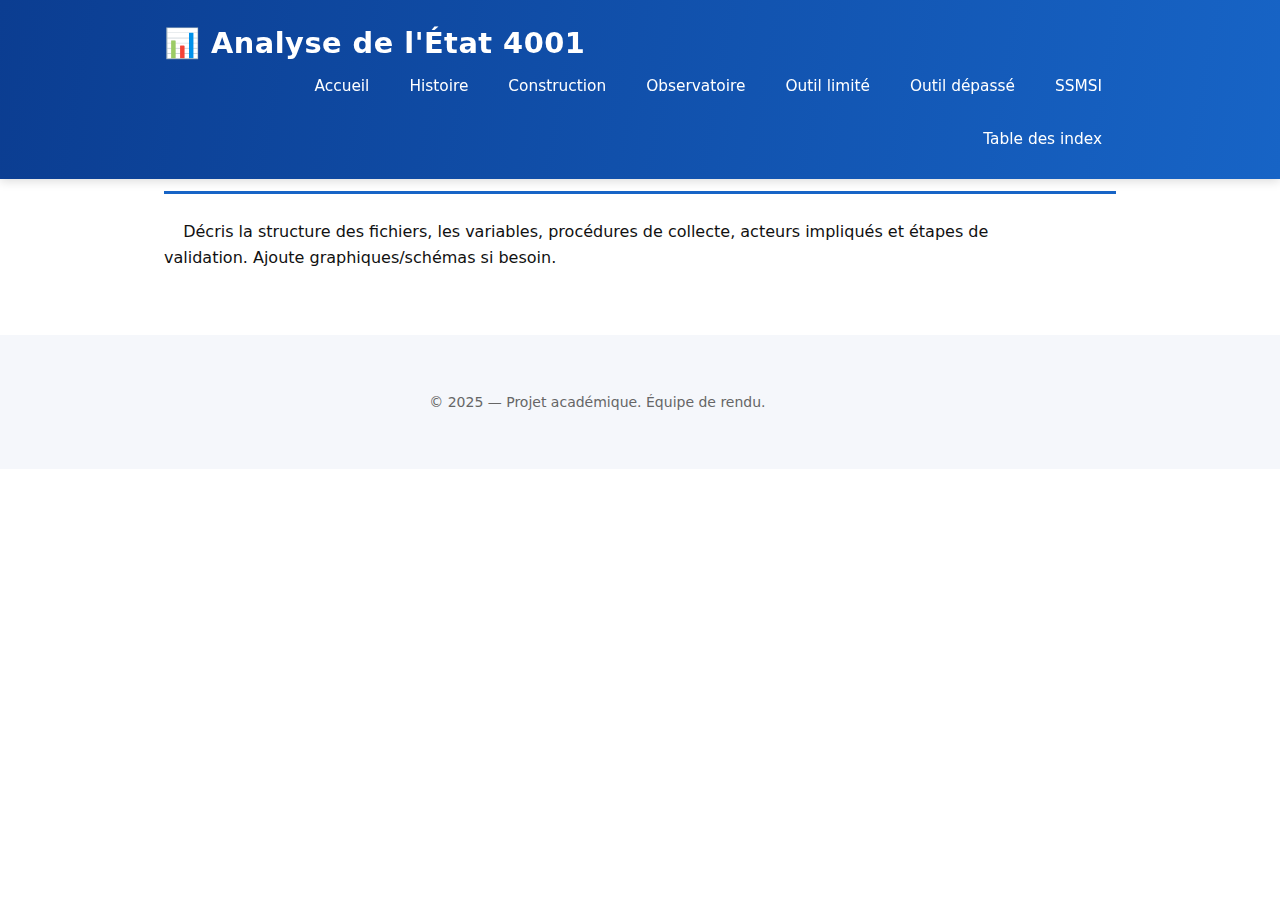
<file: construction.html>
<!doctype html>
<html lang="fr">
<head>
  <meta charset="utf-8" />
  <meta name="viewport" content="width=device-width, initial-scale=1" />
  <title>Construction — Analyse de l'État 4001</title>
  <link rel="stylesheet" href="style.css" />
</head>
<body>
  <header class="site-header">
    <div class="container">
      <h1>Analyse de l'État 4001</h1>
      <nav>
        <a href="index.html">Accueil</a>
        <a href="histoire.html">Histoire</a>
        <a href="construction.html">Construction</a>
        <a href="observatoire.html">Observatoire</a>
        <a href="limites.html">Outil limité</a>
        <a href="depasse.html">Outil dépassé</a>
        <a href="ssmsi.html">SSMSI</a>
        <a href="table-index.html">Table des index</a>
      </nav>
    </div>
  </header>
  <main class="container">
    <h2>Comment la base de données est-elle construite ?</h2>
    <p>Décris la structure des fichiers, les variables, procédures de collecte, acteurs impliqués et étapes de validation. Ajoute graphiques/schémas si besoin.</p>
  </main>
  <footer class="site-footer">
    <div class="container">
      <p>&copy; 2025 — Projet académique. Équipe de rendu.</p>
    </div>
  </footer>
</body>
</html>
</file>
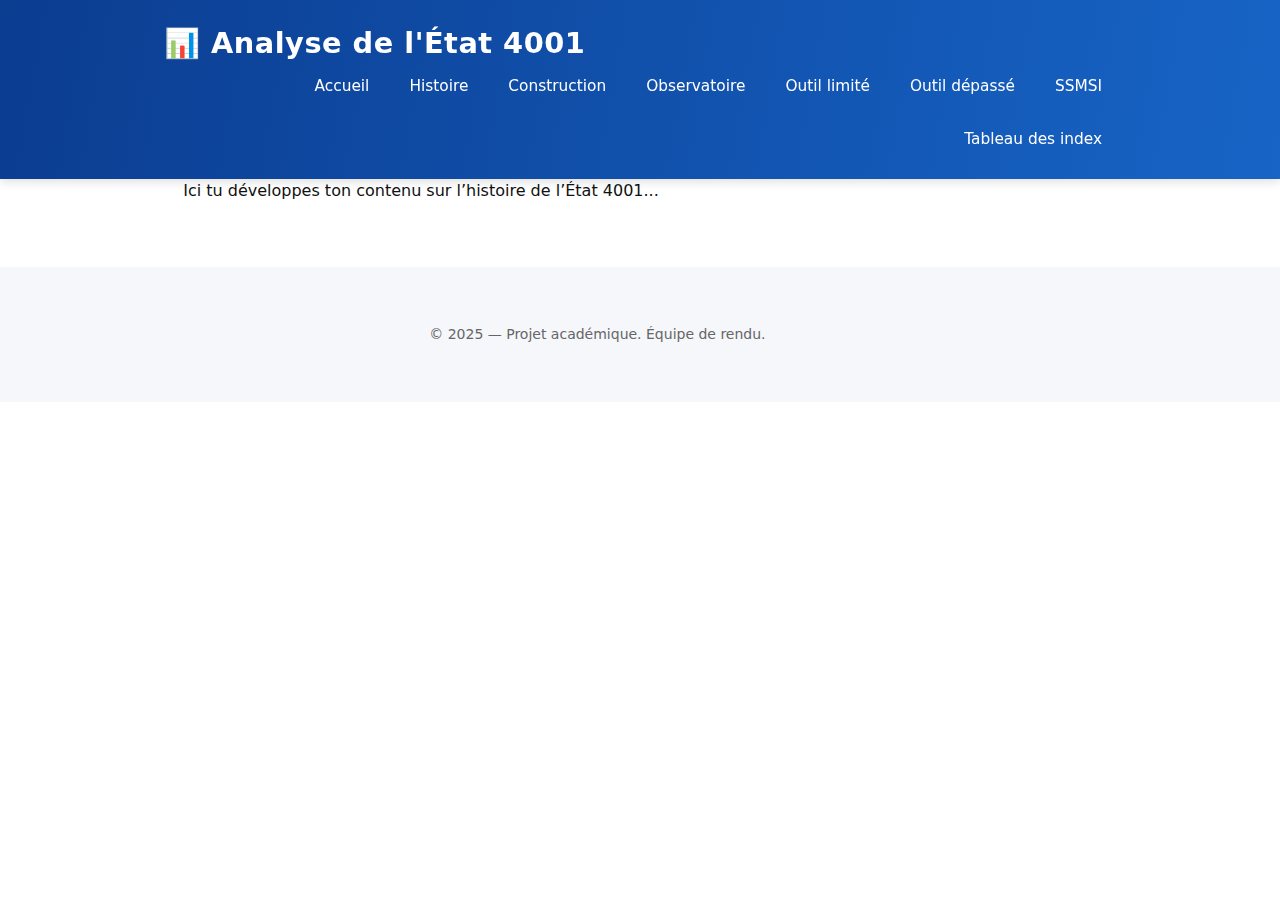
<file: histoire_Version5.html>
<!doctype html>
<html lang="fr">
<head>
  <meta charset="utf-8" />
  <meta name="viewport" content="width=device-width, initial-scale=1" />
  <title>Histoire — Analyse de l'État 4001</title>
  <link rel="stylesheet" href="style.css" />
</head>
<body>
  <header class="site-header">
    <div class="container">
      <h1>Analyse de l'État 4001</h1>
      <nav>
        <a href="index.html">Accueil</a>
        <a href="histoire.html">Histoire</a>
        <a href="construction.html">Construction</a>
        <a href="observatoire.html">Observatoire</a>
        <a href="limites.html">Outil limité</a>
        <a href="depasse.html">Outil dépassé</a>
        <a href="ssmsi.html">SSMSI</a>
        <a href="table-index.html">Tableau des index</a>
      </nav>
    </div>
  </header>
  <main class="container">
    <h2>Histoire de la base de données</h2>
    <p>Ici tu développes ton contenu sur l’histoire de l’État 4001...</p>
  </main>
  <footer class="site-footer">
    <div class="container">
      <p>&copy; 2025 — Projet académique. Équipe de rendu.</p>
    </div>
  </footer>
</body>
</html>
</file>
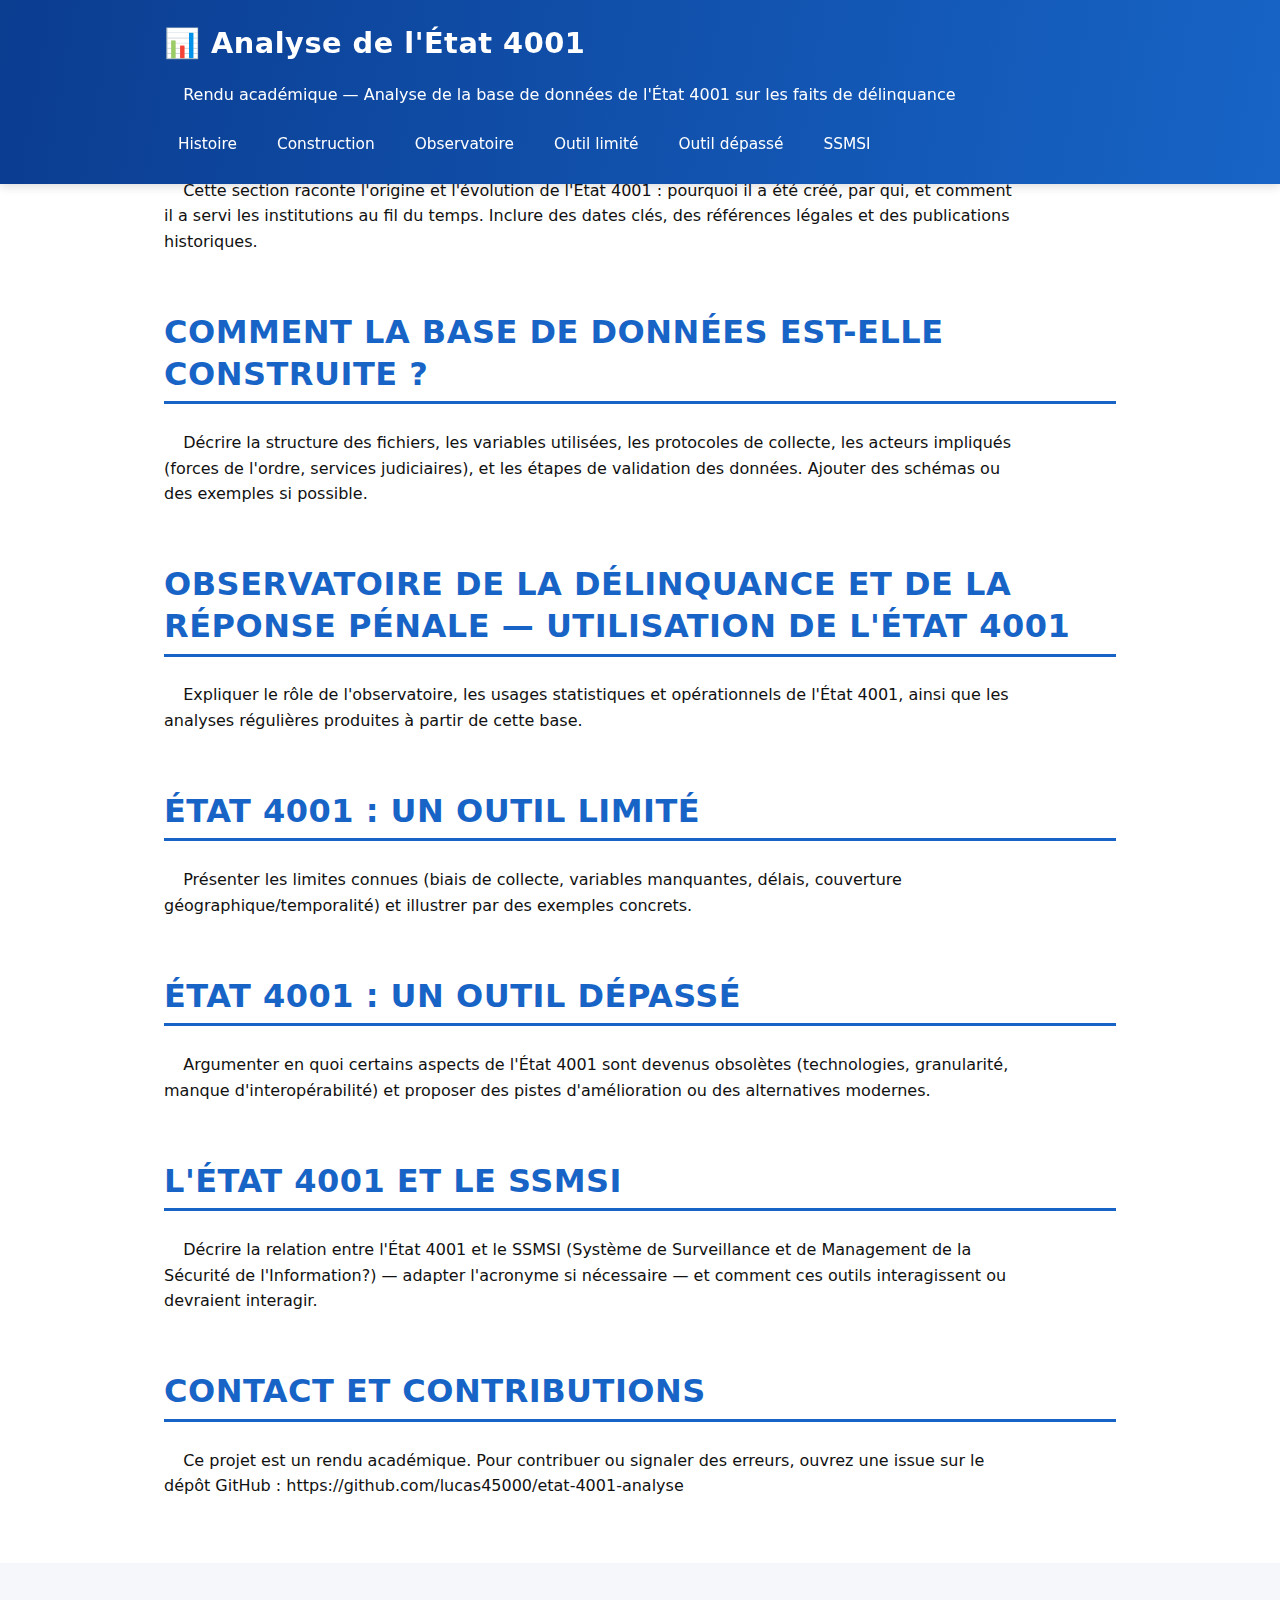
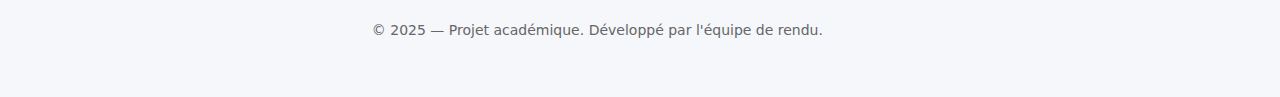
<file: index_Version1.html>
<!doctype html>
<html lang="fr">
<head>
  <meta charset="utf-8" />
  <meta name="viewport" content="width=device-width, initial-scale=1" />
  <title>Analyse de l'État 4001 — Délinquance</title>
  <link rel="stylesheet" href="style.css" />
</head>
<body>
  <header class="site-header">
    <div class="container">
      <h1>Analyse de l'État 4001</h1>
      <p class="tagline">Rendu académique — Analyse de la base de données de l'État 4001 sur les faits de délinquance</p>
      <nav>
        <a href="#histoire">Histoire</a>
        <a href="#construction">Construction</a>
        <a href="#observatoire">Observatoire</a>
        <a href="#limites">Outil limité</a>
        <a href="#depassé">Outil dépassé</a>
        <a href="#ssmsi">SSMSI</a>
      </nav>
    </div>
  </header>

  <main class="container">
    <section id="histoire">
      <h2>Histoire de la base de données</h2>
      <p>Cette section raconte l'origine et l'évolution de l'État 4001 : pourquoi il a été créé, par qui, et comment il a servi les institutions au fil du temps. Inclure des dates clés, des références légales et des publications historiques.</p>
    </section>

    <section id="construction">
      <h2>Comment la base de données est-elle construite ?</h2>
      <p>Décrire la structure des fichiers, les variables utilisées, les protocoles de collecte, les acteurs impliqués (forces de l'ordre, services judiciaires), et les étapes de validation des données. Ajouter des schémas ou des exemples si possible.</p>
    </section>

    <section id="observatoire">
      <h2>Observatoire de la délinquance et de la réponse pénale — utilisation de l'État 4001</h2>
      <p>Expliquer le rôle de l'observatoire, les usages statistiques et opérationnels de l'État 4001, ainsi que les analyses régulières produites à partir de cette base.</p>
    </section>

    <section id="limites">
      <h2>État 4001 : un outil limité</h2>
      <p>Présenter les limites connues (biais de collecte, variables manquantes, délais, couverture géographique/temporalité) et illustrer par des exemples concrets.</p>
    </section>

    <section id="depassé">
      <h2>État 4001 : un outil dépassé</h2>
      <p>Argumenter en quoi certains aspects de l'État 4001 sont devenus obsolètes (technologies, granularité, manque d'interopérabilité) et proposer des pistes d'amélioration ou des alternatives modernes.</p>
    </section>

    <section id="ssmsi">
      <h2>L'État 4001 et le SSMSI</h2>
      <p>Décrire la relation entre l'État 4001 et le SSMSI (Système de Surveillance et de Management de la Sécurité de l'Information?) — adapter l'acronyme si nécessaire — et comment ces outils interagissent ou devraient interagir.</p>
    </section>

    <section id="contact">
      <h2>Contact et contributions</h2>
      <p>Ce projet est un rendu académique. Pour contribuer ou signaler des erreurs, ouvrez une issue sur le dépôt GitHub : https://github.com/lucas45000/etat-4001-analyse</p>
    </section>
  </main>

  <footer class="site-footer">
    <div class="container">
      <p>&copy; 2025 — Projet académique. Développé par l'équipe de rendu.</p>
    </div>
  </footer>
</body>
</html>
</file>
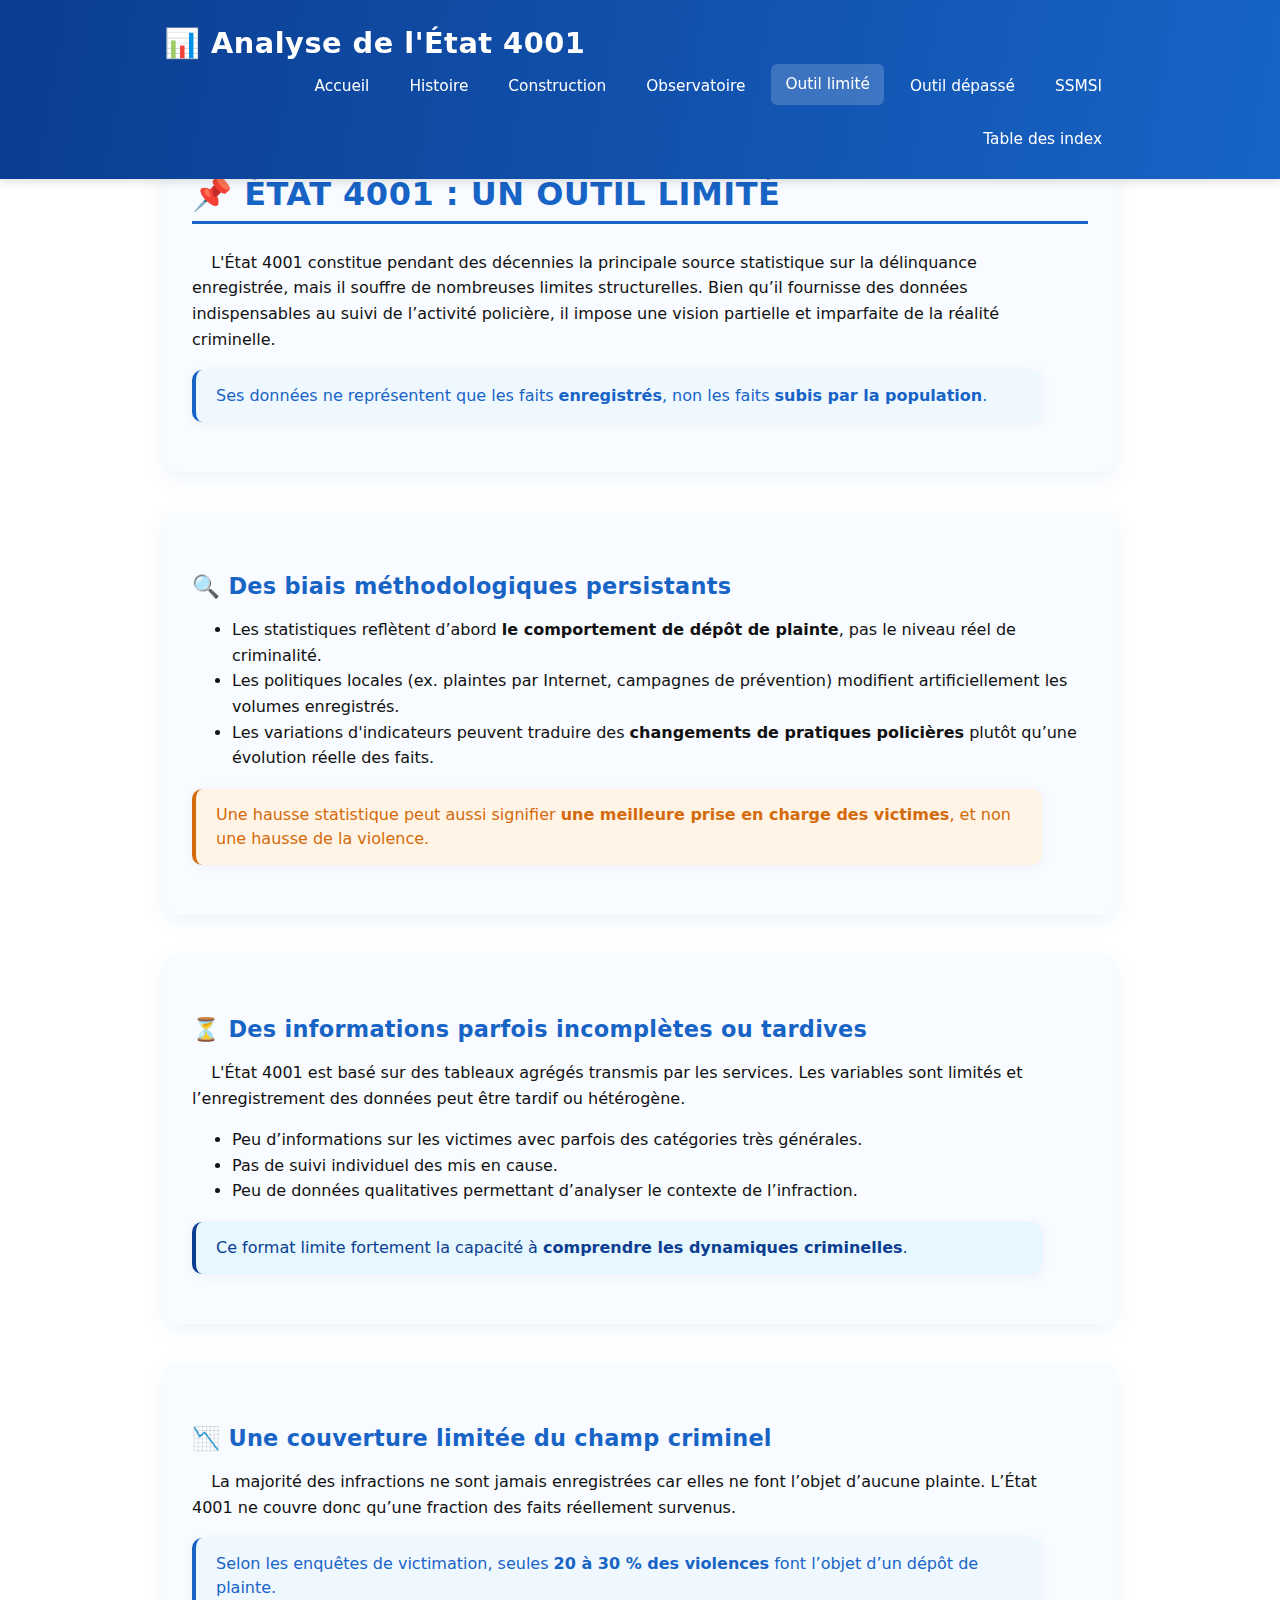
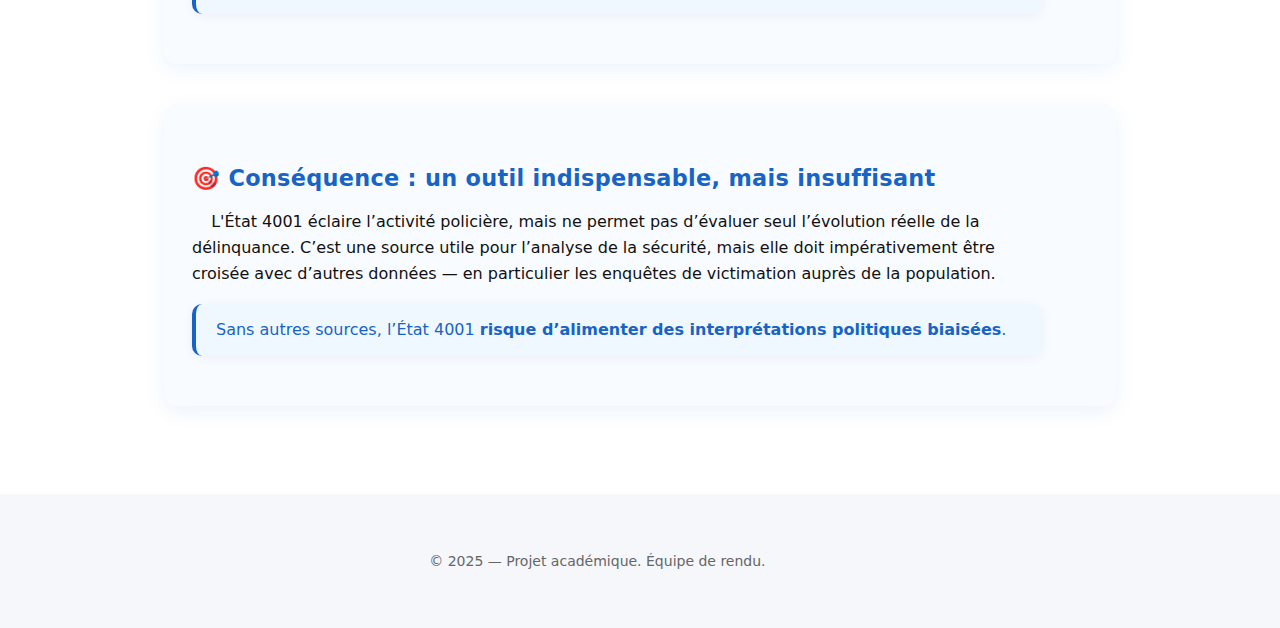
<file: limites.html>
<!doctype html>
<html lang="fr">
<head>
  <meta charset="utf-8" />
  <meta name="viewport" content="width=device-width, initial-scale=1" />
  <title>Outil limité — Analyse de l'État 4001</title>
  <link rel="stylesheet" href="style.css" />
</head>
<body>

  <!-- HEADER FIXE DYNAMIQUE -->
  <header class="site-header" id="header">
    <div class="container">
      <h1>Analyse de l'État 4001</h1>
      <nav>
        <a href="index.html">Accueil</a>
        <a href="histoire.html">Histoire</a>
        <a href="construction.html">Construction</a>
        <a href="observatoire.html">Observatoire</a>
        <a href="limites.html" class="active">Outil limité</a>
        <a href="depasse.html">Outil dépassé</a>
        <a href="ssmsi.html">SSMSI</a>
        <a href="table-index.html">Table des index</a>
      </nav>
    </div>
  </header>

  <!-- BOUTON MENU FLOTTANT -->
  <div class="menu-bubble" id="menuBubble">☰</div>

  <!-- MENU DÉROULANT -->
  <div class="menu-dropdown" id="menuDropdown">
    <a href="index.html">Accueil</a>
    <a href="histoire.html">Histoire</a>
    <a href="construction.html">Construction</a>
    <a href="observatoire.html">Observatoire</a>
    <a href="limites.html">Outil limité</a>
    <a href="depasse.html">Outil dépassé</a>
    <a href="ssmsi.html">SSMSI</a>
    <a href="table-index.html">Table des index</a>
  </div>

  <main class="container">

    <section class="content-block">
      <h2>📌 État 4001 : un outil limité</h2>
      <p>
        L'État 4001 constitue pendant des décennies la principale source statistique sur la délinquance enregistrée, mais il souffre de nombreuses limites structurelles. 
        Bien qu’il fournisse des données indispensables au suivi de l’activité policière, il impose une vision partielle et imparfaite de la réalité criminelle.
      </p>
      <blockquote class="note">
        Ses données ne représentent que les faits <strong>enregistrés</strong>, non les faits <strong>subis par la population</strong>.
      </blockquote>
    </section>

    <section class="content-block">
      <h3>🔍 Des biais méthodologiques persistants</h3>
      <ul>
        <li>Les statistiques reflètent d’abord <strong>le comportement de dépôt de plainte</strong>, pas le niveau réel de criminalité.</li>
        <li>Les politiques locales (ex. plaintes par Internet, campagnes de prévention) modifient artificiellement les volumes enregistrés.</li>
        <li>Les variations d'indicateurs peuvent traduire des <strong>changements de pratiques policières</strong> plutôt qu’une évolution réelle des faits.</li>
      </ul>
      <div class="warning">
        Une hausse statistique peut aussi signifier <strong>une meilleure prise en charge des victimes</strong>, et non une hausse de la violence.
      </div>
    </section>

    <section class="content-block">
      <h3>⏳ Des informations parfois incomplètes ou tardives</h3>
      <p>
        L'État 4001 est basé sur des tableaux agrégés transmis par les services. Les variables sont limités et l’enregistrement des données peut être tardif ou hétérogène.
      </p>
      <ul>
        <li>Peu d’informations sur les victimes avec parfois des catégories très générales.</li>
        <li>Pas de suivi individuel des mis en cause.</li>
        <li>Peu de données qualitatives permettant d’analyser le contexte de l’infraction.</li>
      </ul>
      <div class="info">
        Ce format limite fortement la capacité à <strong>comprendre les dynamiques criminelles</strong>.
      </div>
    </section>

    <section class="content-block">
      <h3>📉 Une couverture limitée du champ criminel</h3>
      <p>
        La majorité des infractions ne sont jamais enregistrées car elles ne font l’objet d’aucune plainte. 
        L’État 4001 ne couvre donc qu’une fraction des faits réellement survenus.
      </p>
      <blockquote class="note">
        Selon les enquêtes de victimation, seules <strong>20 à 30 % des violences</strong> font l’objet d’un dépôt de plainte.
      </blockquote>
    </section>

    <section class="content-block">
      <h3>🎯 Conséquence : un outil indispensable, mais insuffisant</h3>
      <p>
        L'État 4001 éclaire l’activité policière, mais ne permet pas d’évaluer seul l’évolution réelle de la délinquance.
        C’est une source utile pour l’analyse de la sécurité, mais elle doit impérativement être croisée avec d’autres données
        — en particulier les enquêtes de victimation auprès de la population.
      </p>
      <blockquote class="note">
        Sans autres sources, l’État 4001 <strong>risque d’alimenter des interprétations politiques biaisées</strong>.
      </blockquote>
    </section>

  </main>

  <footer class="site-footer">
    <div class="container">
      <p>&copy; 2025 — Projet académique. Équipe de rendu.</p>
    </div>
  </footer>

  <script src="header.js"></script>
</body>
</html>
</file>
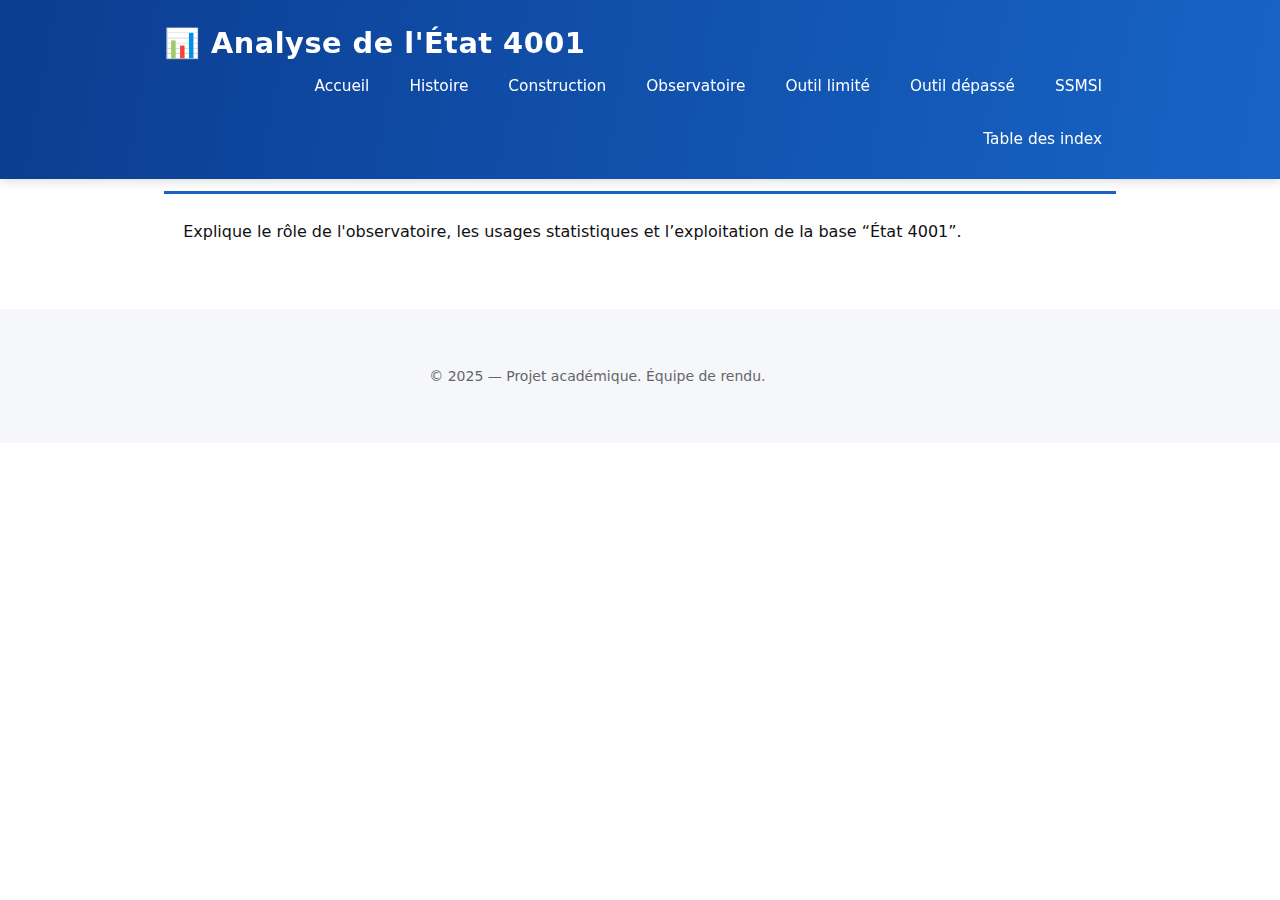
<file: observatoire.html>
<!doctype html>
<html lang="fr">
<head>
  <meta charset="utf-8" />
  <meta name="viewport" content="width=device-width, initial-scale=1" />
  <title>Observatoire — Analyse de l'État 4001</title>
  <link rel="stylesheet" href="style.css" />
</head>
<body>
  <header class="site-header">
    <div class="container">
      <h1>Analyse de l'État 4001</h1>
      <nav>
        <a href="index.html">Accueil</a>
        <a href="histoire.html">Histoire</a>
        <a href="construction.html">Construction</a>
        <a href="observatoire.html">Observatoire</a>
        <a href="limites.html">Outil limité</a>
        <a href="depasse.html">Outil dépassé</a>
        <a href="ssmsi.html">SSMSI</a>
        <a href="table-index.html">Table des index</a>
      </nav>
    </div>
  </header>
  <main class="container">
    <h2>Observatoire de la délinquance et de la réponse pénale</h2>
    <p>Explique le rôle de l'observatoire, les usages statistiques et l’exploitation de la base “État 4001”.</p>
  </main>
  <footer class="site-footer">
    <div class="container">
      <p>&copy; 2025 — Projet académique. Équipe de rendu.</p>
    </div>
  </footer>
</body>
</html>
</file>
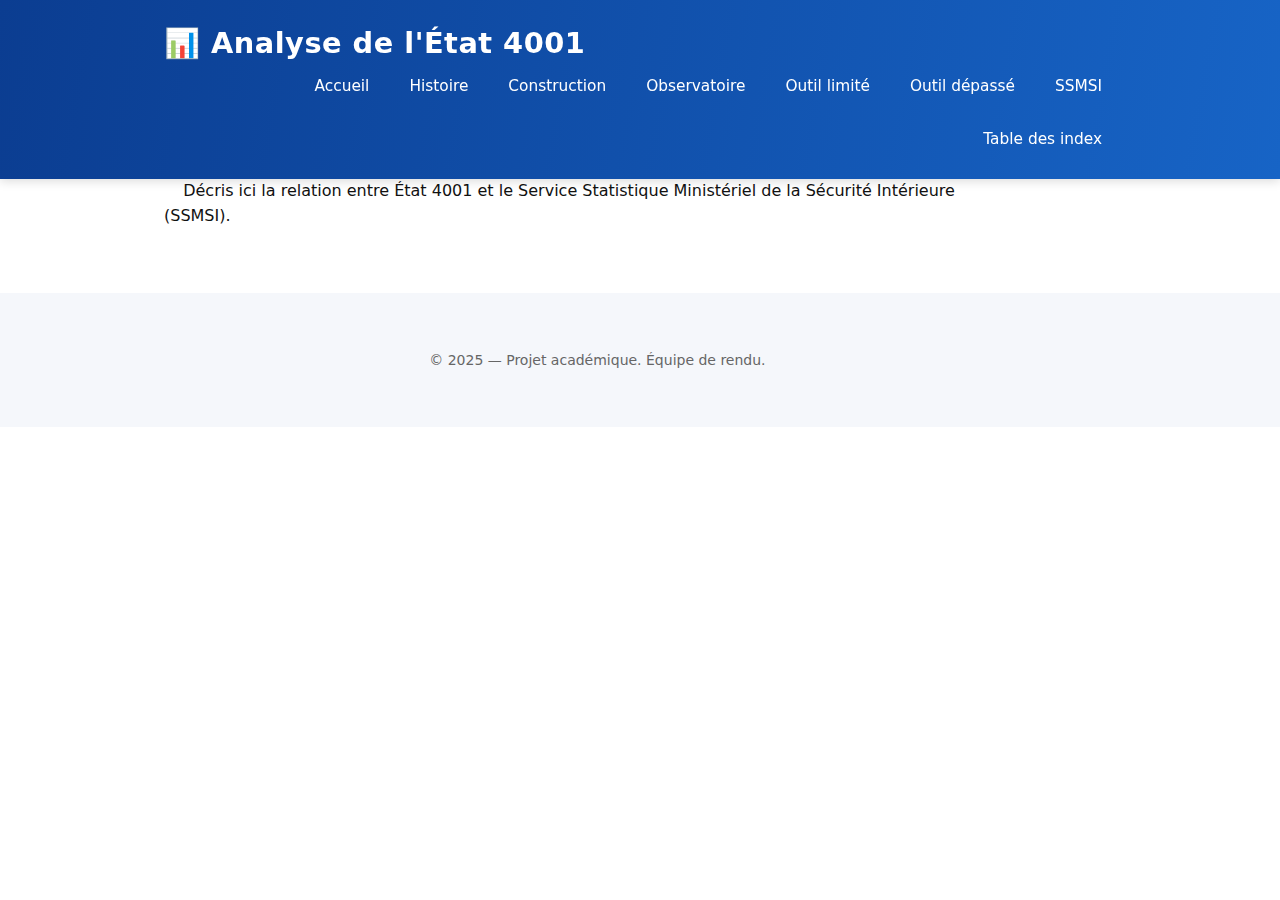
<file: ssmsi.html>
<!doctype html>
<html lang="fr">
<head>
  <meta charset="utf-8" />
  <meta name="viewport" content="width=device-width, initial-scale=1" />
  <title>SSMSI — Analyse de l'État 4001</title>
  <link rel="stylesheet" href="style.css" />
</head>
<body>
  <header class="site-header">
    <div class="container">
      <h1>Analyse de l'État 4001</h1>
      <nav>
        <a href="index.html">Accueil</a>
        <a href="histoire.html">Histoire</a>
        <a href="construction.html">Construction</a>
        <a href="observatoire.html">Observatoire</a>
        <a href="limites.html">Outil limité</a>
        <a href="depasse.html">Outil dépassé</a>
        <a href="ssmsi.html">SSMSI</a>
        <a href="table-index.html">Table des index</a>
      </nav>
    </div>
  </header>
  <main class="container">
    <h2>L’État 4001 et le SSMSI</h2>
    <p>Décris ici la relation entre État 4001 et le Service Statistique Ministériel de la Sécurité Intérieure (SSMSI).</p>
  </main>
  <footer class="site-footer">
    <div class="container">
      <p>&copy; 2025 — Projet académique. Équipe de rendu.</p>
    </div>
  </footer>
</body>
</html>
</file>
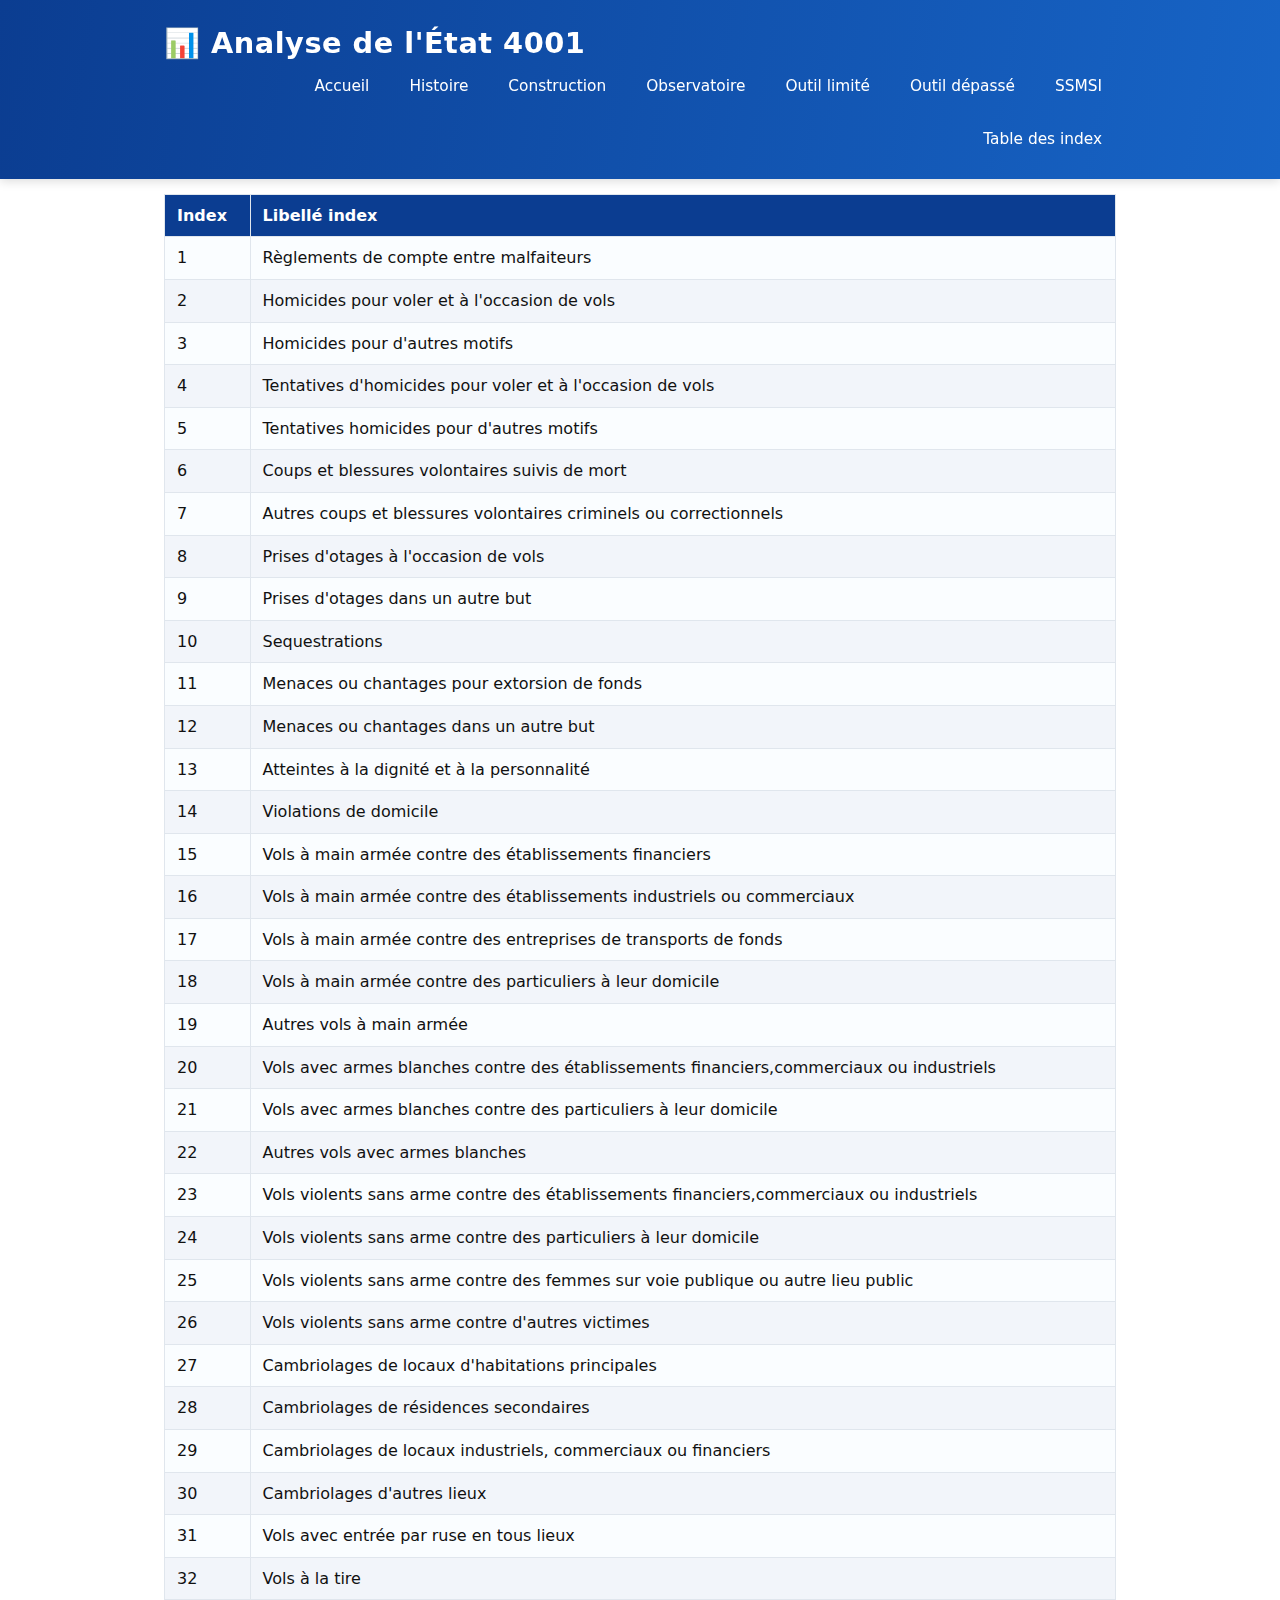
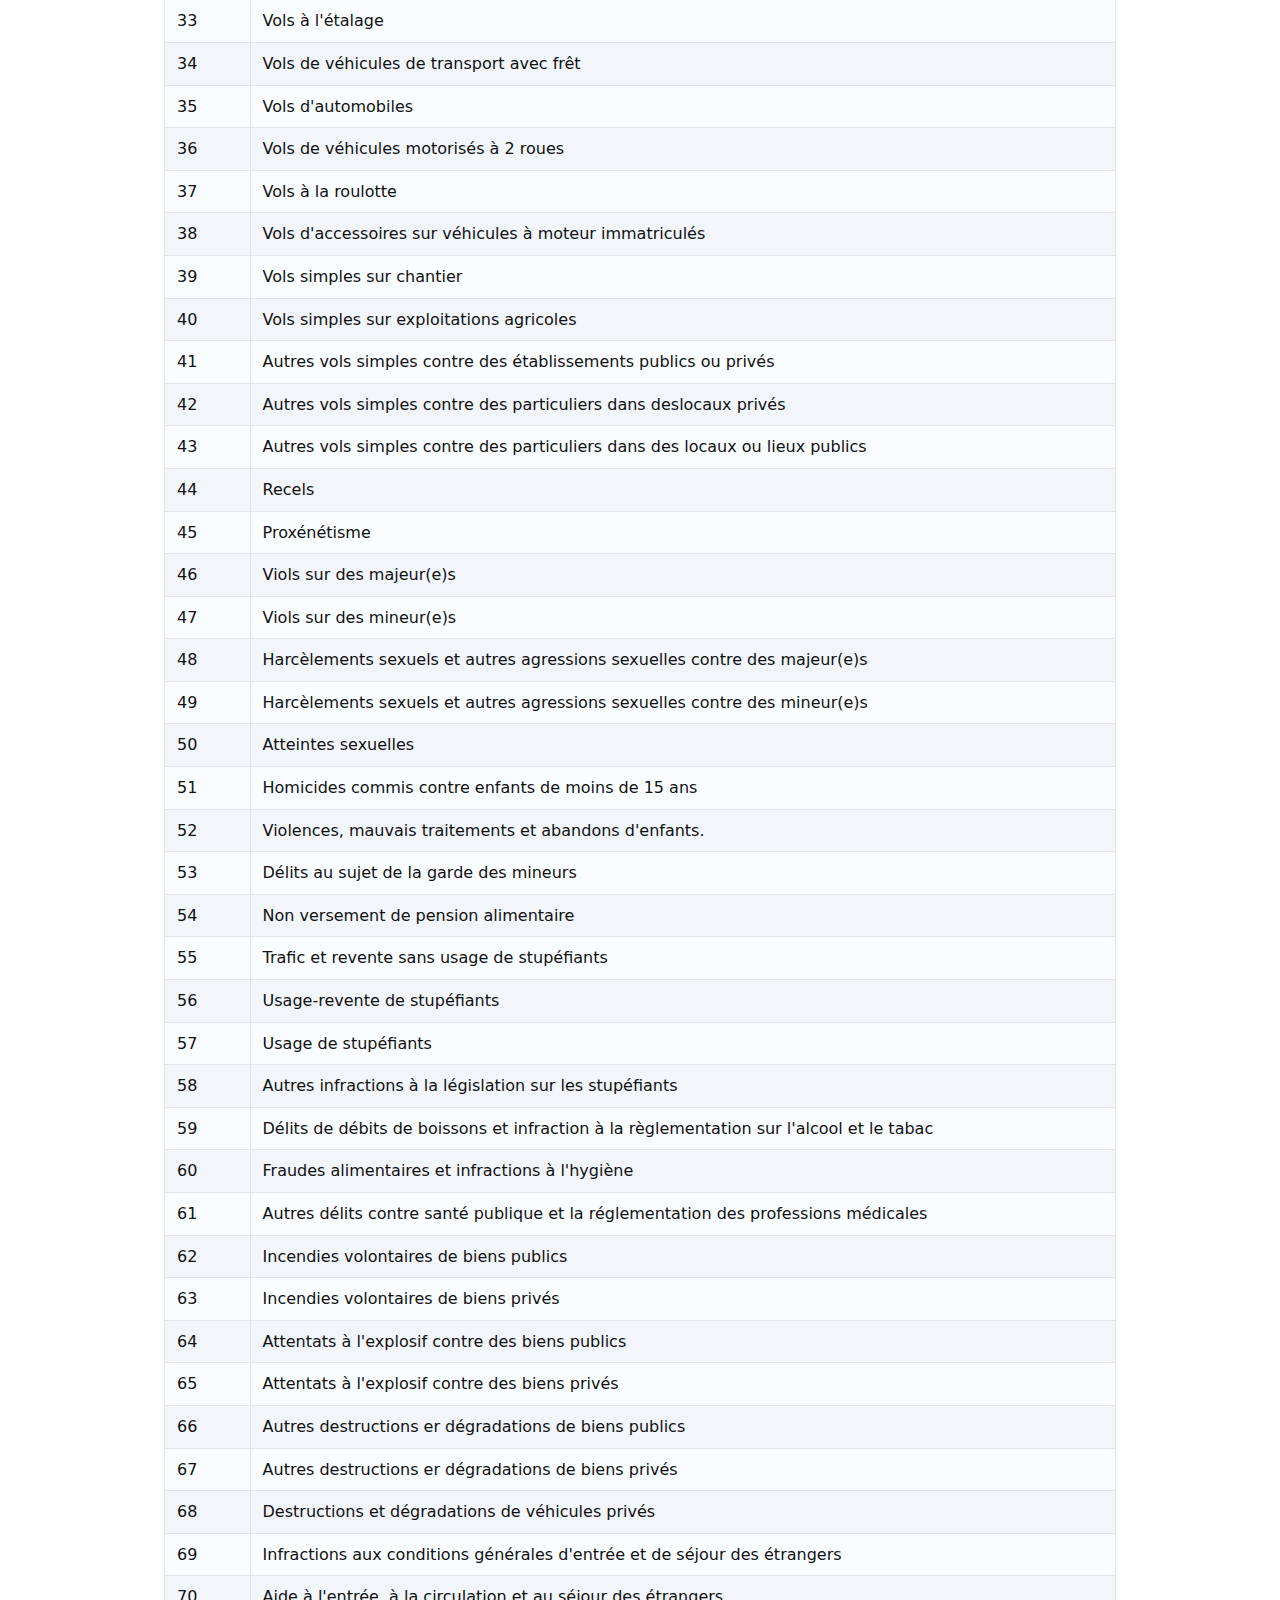
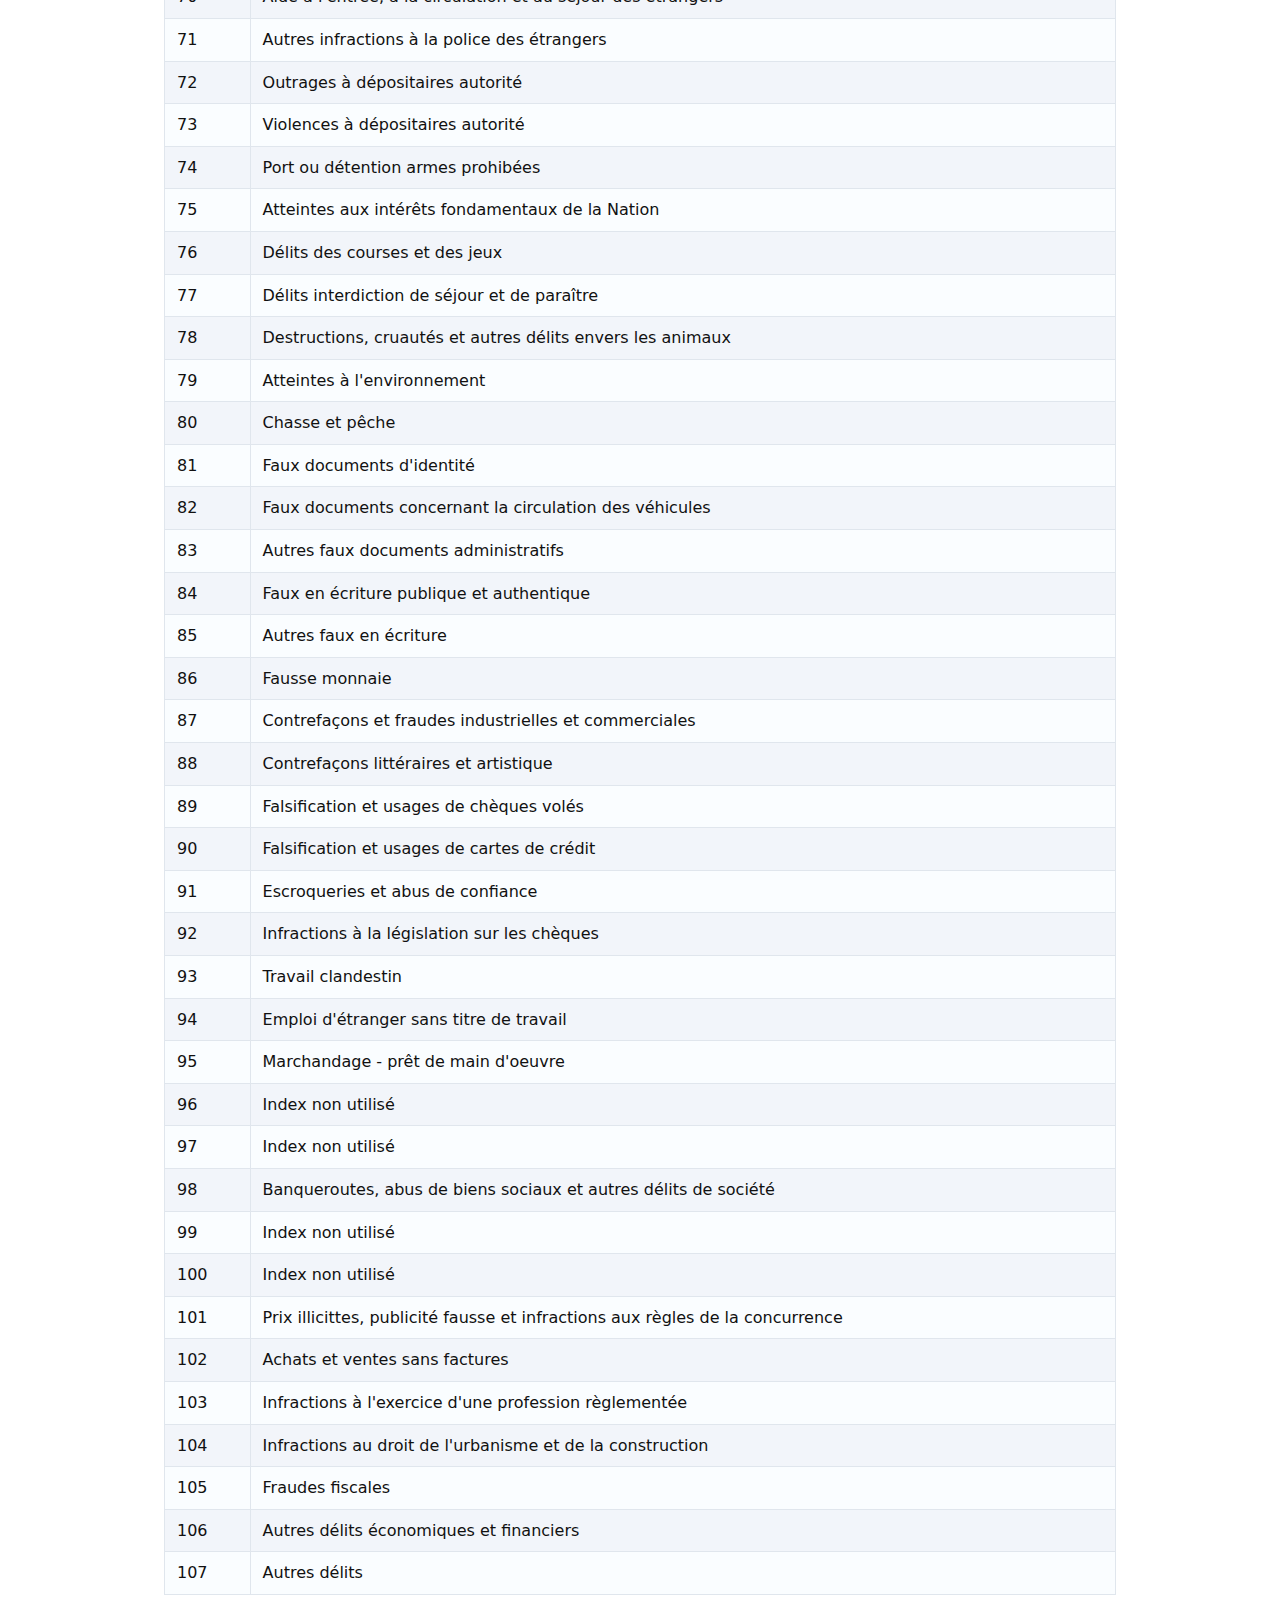
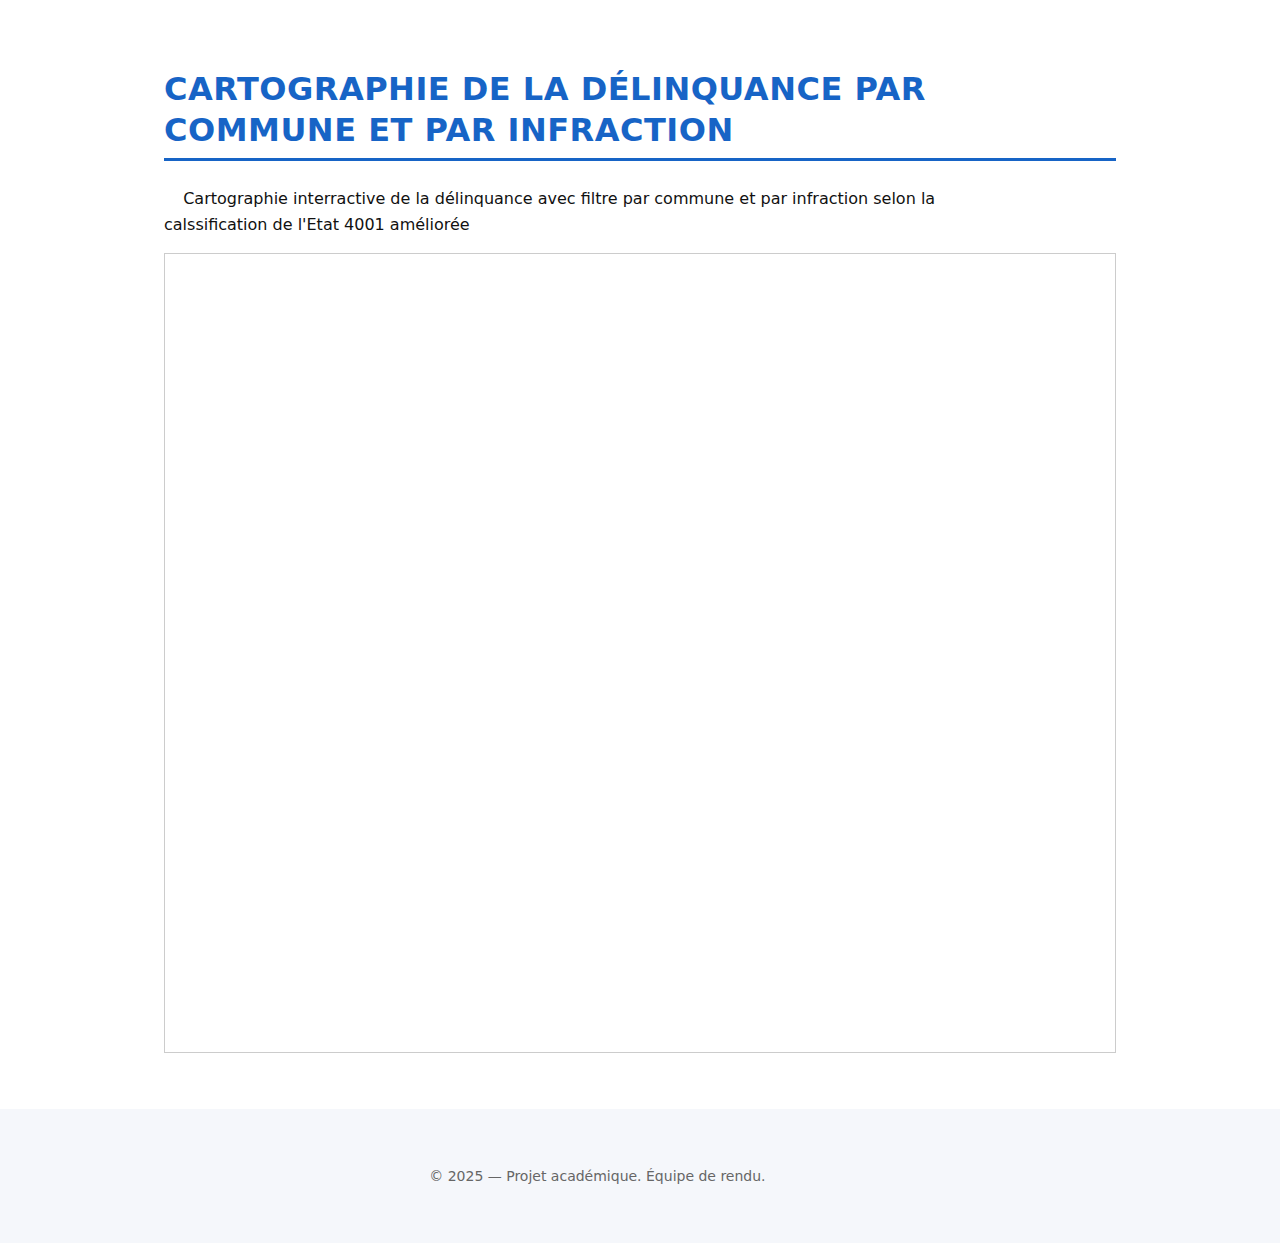
<file: table-index.html>
<!doctype html>
<html lang="fr">
<head>
  <meta charset="utf-8" />
  <meta name="viewport" content="width=device-width, initial-scale=1" />
  <title>Table des index — Analyse de l'État 4001</title>
  <link rel="stylesheet" href="style.css" />
  <style>
    table {
      width: 100%;
      border-collapse: collapse;
      margin: 16px 0;
      background: #fafdff;
    }
    th, td {
      border: 1px solid #e0e6ed;
      padding: 8px 12px;
      text-align: left;
    }
    th {
      background: #0b3d91;
      color: #fff;
    }
    tbody tr:nth-child(even) {
      background: #f2f5fa;
    }
  </style>
</head>
<body>
  <header class="site-header">
    <div class="container">
      <h1>Analyse de l'État 4001</h1>
      <nav>
        <a href="index.html">Accueil</a>
        <a href="histoire.html">Histoire</a>
        <a href="construction.html">Construction</a>
        <a href="observatoire.html">Observatoire</a>
        <a href="limites.html">Outil limité</a>
        <a href="depasse.html">Outil dépassé</a>
        <a href="ssmsi.html">SSMSI</a>
        <a href="table-index.html">Table des index</a>
      </nav>
    </div>
  </header>
  <main class="container">
    <h2>Tableau des indices et libellés “État 4001”</h2>
    <div style="overflow-x:auto;">
      <table>
        <thead>
          <tr>
            <th>Index</th>
            <th>Libellé index</th>
          </tr>
        </thead>
        <tbody>
        <tr><td>1</td><td>Règlements de compte entre malfaiteurs</td></tr>
        <tr><td>2</td><td>Homicides pour voler et à l'occasion de vols</td></tr>
        <tr><td>3</td><td>Homicides pour d'autres motifs</td></tr>
        <tr><td>4</td><td>Tentatives d'homicides pour voler et à l'occasion de vols</td></tr>
        <tr><td>5</td><td>Tentatives homicides pour d'autres motifs</td></tr>
        <tr><td>6</td><td>Coups et blessures volontaires suivis de mort</td></tr>
        <tr><td>7</td><td>Autres coups et blessures volontaires criminels ou correctionnels</td></tr>
        <tr><td>8</td><td>Prises d'otages à l'occasion de vols</td></tr>
        <tr><td>9</td><td>Prises d'otages dans un autre but</td></tr>
        <tr><td>10</td><td>Sequestrations</td></tr>
        <tr><td>11</td><td>Menaces ou chantages pour extorsion de fonds</td></tr>
        <tr><td>12</td><td>Menaces ou chantages dans un autre but</td></tr>
        <tr><td>13</td><td>Atteintes à la dignité et à la personnalité</td></tr>
        <tr><td>14</td><td>Violations de domicile</td></tr>
        <tr><td>15</td><td>Vols à main armée contre des établissements financiers</td></tr>
        <tr><td>16</td><td>Vols à main armée contre des établissements industriels ou commerciaux</td></tr>
        <tr><td>17</td><td>Vols à main armée contre des entreprises de transports de fonds</td></tr>
        <tr><td>18</td><td>Vols à main armée contre des particuliers à leur domicile</td></tr>
        <tr><td>19</td><td>Autres vols à main armée</td></tr>
        <tr><td>20</td><td>Vols avec armes blanches contre des établissements financiers,commerciaux ou industriels</td></tr>
        <tr><td>21</td><td>Vols avec armes blanches contre des particuliers à leur domicile</td></tr>
        <tr><td>22</td><td>Autres vols avec armes blanches</td></tr>
        <tr><td>23</td><td>Vols violents sans arme contre des établissements financiers,commerciaux ou industriels</td></tr>
        <tr><td>24</td><td>Vols violents sans arme contre des particuliers à leur domicile</td></tr>
        <tr><td>25</td><td>Vols violents sans arme contre des femmes sur voie publique ou autre lieu public</td></tr>
        <tr><td>26</td><td>Vols violents sans arme contre d'autres victimes</td></tr>
        <tr><td>27</td><td>Cambriolages de locaux d'habitations principales</td></tr>
        <tr><td>28</td><td>Cambriolages de résidences secondaires</td></tr>
        <tr><td>29</td><td>Cambriolages de locaux industriels, commerciaux ou financiers</td></tr>
        <tr><td>30</td><td>Cambriolages d'autres lieux</td></tr>
        <tr><td>31</td><td>Vols avec entrée par ruse en tous lieux</td></tr>
        <tr><td>32</td><td>Vols à la tire</td></tr>
        <tr><td>33</td><td>Vols à l'étalage</td></tr>
        <tr><td>34</td><td>Vols de véhicules de transport avec frêt</td></tr>
        <tr><td>35</td><td>Vols d'automobiles</td></tr>
        <tr><td>36</td><td>Vols de véhicules motorisés à 2 roues</td></tr>
        <tr><td>37</td><td>Vols à la roulotte</td></tr>
        <tr><td>38</td><td>Vols d'accessoires sur véhicules à moteur immatriculés</td></tr>
        <tr><td>39</td><td>Vols simples sur chantier</td></tr>
        <tr><td>40</td><td>Vols simples sur exploitations agricoles</td></tr>
        <tr><td>41</td><td>Autres vols simples contre des établissements publics ou privés</td></tr>
        <tr><td>42</td><td>Autres vols simples contre des particuliers dans deslocaux privés</td></tr>
        <tr><td>43</td><td>Autres vols simples contre des particuliers dans des locaux ou lieux publics</td></tr>
        <tr><td>44</td><td>Recels</td></tr>
        <tr><td>45</td><td>Proxénétisme</td></tr>
        <tr><td>46</td><td>Viols sur des majeur(e)s</td></tr>
        <tr><td>47</td><td>Viols sur des mineur(e)s</td></tr>
        <tr><td>48</td><td>Harcèlements sexuels et autres agressions sexuelles contre des majeur(e)s</td></tr>
        <tr><td>49</td><td>Harcèlements sexuels et autres agressions sexuelles contre des mineur(e)s</td></tr>
        <tr><td>50</td><td>Atteintes sexuelles</td></tr>
        <tr><td>51</td><td>Homicides commis contre enfants de moins de 15 ans</td></tr>
        <tr><td>52</td><td>Violences, mauvais traitements et abandons d'enfants.</td></tr>
        <tr><td>53</td><td>Délits au sujet de la garde des mineurs</td></tr>
        <tr><td>54</td><td>Non versement de pension alimentaire</td></tr>
        <tr><td>55</td><td>Trafic et revente sans usage de stupéfiants</td></tr>
        <tr><td>56</td><td>Usage-revente de stupéfiants</td></tr>
        <tr><td>57</td><td>Usage de stupéfiants</td></tr>
        <tr><td>58</td><td>Autres infractions à la législation sur les stupéfiants</td></tr>
        <tr><td>59</td><td>Délits de débits de boissons et infraction à la règlementation sur l'alcool et le tabac</td></tr>
        <tr><td>60</td><td>Fraudes alimentaires et infractions à l'hygiène</td></tr>
        <tr><td>61</td><td>Autres délits contre santé publique et la réglementation des professions médicales</td></tr>
        <tr><td>62</td><td>Incendies volontaires de biens publics</td></tr>
        <tr><td>63</td><td>Incendies volontaires de biens privés</td></tr>
        <tr><td>64</td><td>Attentats à l'explosif contre des biens publics</td></tr>
        <tr><td>65</td><td>Attentats à l'explosif contre des biens privés</td></tr>
        <tr><td>66</td><td>Autres destructions er dégradations de biens publics</td></tr>
        <tr><td>67</td><td>Autres destructions er dégradations de biens privés</td></tr>
        <tr><td>68</td><td>Destructions et dégradations de véhicules privés</td></tr>
        <tr><td>69</td><td>Infractions aux conditions générales d'entrée et de séjour des étrangers</td></tr>
        <tr><td>70</td><td>Aide à l'entrée, à la circulation et au séjour des étrangers</td></tr>
        <tr><td>71</td><td>Autres infractions à la police des étrangers</td></tr>
        <tr><td>72</td><td>Outrages à dépositaires autorité</td></tr>
        <tr><td>73</td><td>Violences à dépositaires autorité</td></tr>
        <tr><td>74</td><td>Port ou détention armes prohibées</td></tr>
        <tr><td>75</td><td>Atteintes aux intérêts fondamentaux de la Nation</td></tr>
        <tr><td>76</td><td>Délits des courses et des jeux</td></tr>
        <tr><td>77</td><td>Délits interdiction de séjour et de paraître</td></tr>
        <tr><td>78</td><td>Destructions, cruautés et autres délits envers les animaux</td></tr>
        <tr><td>79</td><td>Atteintes à l'environnement</td></tr>
        <tr><td>80</td><td>Chasse et pêche</td></tr>
        <tr><td>81</td><td>Faux documents d'identité</td></tr>
        <tr><td>82</td><td>Faux documents concernant la circulation des véhicules</td></tr>
        <tr><td>83</td><td>Autres faux documents administratifs</td></tr>
        <tr><td>84</td><td>Faux en écriture publique et authentique</td></tr>
        <tr><td>85</td><td>Autres faux en écriture</td></tr>
        <tr><td>86</td><td>Fausse monnaie</td></tr>
        <tr><td>87</td><td>Contrefaçons et fraudes industrielles et commerciales</td></tr>
        <tr><td>88</td><td>Contrefaçons littéraires et artistique</td></tr>
        <tr><td>89</td><td>Falsification et usages de chèques volés</td></tr>
        <tr><td>90</td><td>Falsification et usages de cartes de crédit</td></tr>
        <tr><td>91</td><td>Escroqueries et abus de confiance</td></tr>
        <tr><td>92</td><td>Infractions à la législation sur les chèques</td></tr>
        <tr><td>93</td><td>Travail clandestin</td></tr>
        <tr><td>94</td><td>Emploi d'étranger sans titre de travail</td></tr>
        <tr><td>95</td><td>Marchandage - prêt de main d'oeuvre</td></tr>
        <tr><td>96</td><td>Index non utilisé</td></tr>
        <tr><td>97</td><td>Index non utilisé</td></tr>
        <tr><td>98</td><td>Banqueroutes, abus de biens sociaux et autres délits de société</td></tr>
        <tr><td>99</td><td>Index non utilisé</td></tr>
        <tr><td>100</td><td>Index non utilisé</td></tr>
        <tr><td>101</td><td>Prix illicittes, publicité fausse et infractions aux règles de la concurrence</td></tr>
        <tr><td>102</td><td>Achats et ventes sans factures</td></tr>
        <tr><td>103</td><td>Infractions à l'exercice d'une profession règlementée</td></tr>
        <tr><td>104</td><td>Infractions au droit de l'urbanisme et de la construction</td></tr>
        <tr><td>105</td><td>Fraudes fiscales</td></tr>
        <tr><td>106</td><td>Autres délits économiques et financiers</td></tr>
        <tr><td>107</td><td>Autres délits</td></tr>
        </tbody>
      </table>
    </div>
  <section>
        <h2>Cartographie de la délinquance par commune et par infraction</h2>
    <p>Cartographie interractive de la délinquance avec filtre par commune et par infraction selon la calssification de l'Etat 4001 améliorée</p>
    
      <iframe 
      src="https://ssmsi.shinyapps.io/donneesterritoriales/" 
      width="100%" 
      height="800px" 
      style="border:1px solid #ccc;">
      </iframe>
    </section>
  </main>
  <footer class="site-footer">
    <div class="container">
      <p>&copy; 2025 — Projet académique. Équipe de rendu.</p>
    </div>
  </footer>
</body>
</html>
</file>
<file: style.css>
/* --- VARIABLES --- */
:root {
  --accent: #1764c6;
  --header-bg: linear-gradient(100deg, #0b3d91, #1764c6);
  --bg: #ffffff;
  --muted: #666;
  --container-width: 1000px;
  --header-height: 20px; /* espace entre header et contenu */
}

/* --- REGLAGES GLOBAUX --- */
* {
  box-sizing: border-box;
}

body {
  font-family: "Inter", system-ui, -apple-system, "Helvetica Neue", Arial, sans-serif;
  margin: 0;
  color: #111;
  background: var(--bg);
  line-height: 1.6;
  padding-top: var(--header-height);
  scroll-behavior: smooth;
}

.container {
  max-width: var(--container-width);
  margin: 0 auto;
  padding: 24px;
}

/* --- HEADER DYNAMIQUE --- */
.site-header {
  background: var(--header-bg);
  color: #fff;
  padding: 20px 0;
  box-shadow: 0 2px 10px rgba(0,0,0,0.15);
  position: fixed;
  top: 0;
  left: 0;
  width: 100%;
  z-index: 1000;
  transition: transform 0.4s ease, opacity 0.4s ease, background 0.3s ease;
  opacity: 1;
}

.site-header.hidden {
  transform: translateY(-100%);
  opacity: 0;
}

.site-header .container {
  display: flex;
  align-items: center;
  justify-content: space-between;
  flex-wrap: wrap;
  padding: 0 24px;
}

.site-header h1 {
  margin: 0;
  font-size: 1.8em;
  font-weight: 700;
  letter-spacing: 0.5px;
}

.site-header h1::before {
  content: "📊 ";
  font-size: 1em;
}

nav {
  display: flex;
  flex-wrap: wrap;
  gap: 12px;
  justify-content: flex-end;
}

nav a {
  color: #fff;
  text-decoration: none;
  padding: 8px 14px;
  border-radius: 6px;
  font-weight: 500;
  font-size: 0.96em;
  transition: background 0.2s, transform 0.15s;
}

nav a:hover,
nav a:focus,
nav a.active {
  background: rgba(255, 255, 255, 0.18);
  transform: translateY(-2px);
}

/* --- TITRES MODERNES --- */
h2 {
  color: var(--accent);
  font-size: 2em;
  font-weight: 700;
  margin: 1.8em 0 0.8em 0;
  line-height: 1.3;
  letter-spacing: 0.5px;
  text-transform: uppercase;
  border-bottom: 3px solid var(--accent);
  padding-bottom: 6px;
}

h3 {
  color: var(--accent);
  font-size: 1.4em;
  font-weight: 600;
  margin: 1.2em 0 0.6em 0;
  line-height: 1.35;
  letter-spacing: 0.3px;
}

/* --- PARAGRAPHES --- */
p {
  max-width: 850px;
  text-indent: 1.2em;
  margin-bottom: 1em;
}

/* --- SECTIONS MODERNES --- */
.section-index, .content-block {
  background: #f8fbff;
  border-radius: 14px;
  padding: 32px 28px;
  margin: 40px 0;
  box-shadow: 0 6px 20px rgba(23, 100, 198, 0.08);
  transition: transform 0.25s, box-shadow 0.25s;
}

.section-index:hover, .content-block:hover {
  transform: translateY(-4px);
  box-shadow: 0 10px 25px rgba(23, 100, 198, 0.15);
}

/* --- IMAGES DANS LES SECTIONS --- */
.image-block {
  margin: 20px 0;
  text-align: center;
}

.image-block img {
  max-width: 100%;
  height: auto;
  border-radius: 10px;
  box-shadow: 0 4px 15px rgba(0,0,0,0.08);
  transition: transform 0.25s, box-shadow 0.25s;
}

.image-block img:hover {
  transform: scale(1.02);
  box-shadow: 0 6px 25px rgba(0,0,0,0.12);
}

/* --- BOUTONS --- */
.btn-center {
  text-align: right;
  margin-top: 13px;
}

.button-link {
  display: inline-block;
  padding: 13px 26px;
  background: var(--accent);
  color: #fff !important;
  text-decoration: none;
  border-radius: 6px;
  font-size: 1.04em;
  font-weight: 600;
  box-shadow: 0 2px 8px #0001;
  transition: background 0.19s, transform 0.08s;
  border: none;
  cursor: pointer;
}

.button-link:hover,
.button-link:focus {
  background: #0b3d91;
  transform: translateY(-2px) scale(1.04);
  color: #fff;
}

/* Boutons de rubriques */
.button-grid {
  display: grid;
  grid-template-columns: repeat(auto-fit, minmax(180px, 1fr));
  gap: 1rem;
  margin-top: 1.5rem;
}

.rubrique-btn {
  display: block;
  text-align: center;
  background-color: #1d3557;
  color: #fff;
  padding: 1rem;
  border-radius: 12px;
  text-decoration: none;
  font-weight: 600;
  transition: transform 0.2s ease, background-color 0.3s ease;
}

.rubrique-btn:hover {
  background-color: #457b9d;
  transform: scale(1.05);
}

.rubrique-section {
  background-color: #f7f9fb;
  padding: 1.5rem;
  margin-bottom: 1.5rem;
  border-left: 5px solid #1d3557;
  border-radius: 12px;
  box-shadow: 0 2px 6px rgba(0, 0, 0, 0.08);
}

.rubrique-section h3 {
  margin-top: 0;
  color: #1d3557;
}

.rubrique-section p {
  margin-bottom: 1rem;
  line-height: 1.6;
}

.rubrique-btn {
  display: inline-block;
  background-color: #1d3557;
  color: #fff;
  text-decoration: none;
  padding: 0.6rem 1.2rem;
  border-radius: 8px;
  font-weight: 600;
  transition: background-color 0.3s ease, transform 0.2s ease;
}

.rubrique-btn:hover {
  background-color: #457b9d;
  transform: scale(1.05);
}

/* --- FOOTER --- */
.site-footer {
  background: #f5f7fb;
  color: var(--muted);
  padding: 18px 0;
  margin-top: 24px;
  text-align: center;
  font-size: 14px;
}

/* --- BOUTON MENU FLOTTANT --- */
.menu-bubble {
  position: fixed;
  top: 12px;
  left: 12px;
  width: 50px;
  height: 50px;
  background: var(--accent);
  border-radius: 50%;
  color: #fff;
  display: flex;
  align-items: center;
  justify-content: center;
  font-size: 1.5em;
  cursor: pointer;
  z-index: 1100;
  box-shadow: 0 2px 10px rgba(0,0,0,0.25);
  transition: opacity 0.3s, transform 0.3s;
  opacity: 0;
  pointer-events: none;
}

.menu-bubble.visible {
  opacity: 1;
  pointer-events: auto;
}

/* --- MENU DEROULANT --- */
.menu-dropdown {
  position: fixed;
  top: 70px;
  left: 12px;
  background: #fff;
  border-radius: 8px;
  box-shadow: 0 4px 20px rgba(0,0,0,0.15);
  display: none;
  flex-direction: column;
  overflow: hidden;
  z-index: 1100;
}

.menu-dropdown a {
  padding: 10px 18px;
  text-decoration: none;
  color: #1764c6;
  font-weight: 500;
  transition: background 0.2s;
}

.menu-dropdown a:hover {
  background: #f0f4ff;
}

.menu-dropdown.show {
  display: flex;
}

/* --- ENCARDS / NOTES / ALERTES --- */
.note, .info, .warning, .tip {
  border-radius: 10px;
  padding: 14px 20px;
  margin: 18px 0;
  max-width: 850px;
  box-shadow: 0 2px 12px rgba(0,0,0,0.05);
  line-height: 1.5;
}

.note {
  background: #f0f8ff;
  color: #1764c6;
  border-left: 4px solid #1764c6;
}

.info {
  background: #e6f7ff;
  color: #0b3d91;
  border-left: 4px solid #0b3d91;
}

.warning {
  background: #fff4e5;
  color: #d46a0a;
  border-left: 4px solid #d46a0a;
}

.tip {
  background: #f6ffed;
  color: #237804;
  border-left: 4px solid #237804;
}

/* --- MEDIA QUERIES --- */
@media (max-width: 700px) {
  .site-header h1 {
    font-size: 1.4em;
    margin-bottom: 10px;
  }
  nav {
    justify-content: center;
    width: 100%;
    gap: 10px;
  }
  nav a {
    background: rgba(255,255,255,0.12);
    font-size: 0.9em;
  }
  .section-index, .content-block {
    padding: 20px 16px;
  }
  p {
    text-indent: 1em;
  }
  .btn-center {
    text-align: center;
  }
}

/* --- BOUTONS DE RUBRIQUES ALIGNÉS À DROITE --- */
.rubrique-btn-container {
  text-align: right;
}

.rubrique-btn-container .rubrique-btn {
  display: inline-block;
  background-color: #1d3557;
  color: #fff;
  text-decoration: none;
  padding: 0.6rem 1.2rem;
  border-radius: 8px;
  font-weight: 600;
  transition: background-color 0.3s ease, transform 0.2s ease;
}

.rubrique-btn-container .rubrique-btn:hover {
  background-color: #457b9d;
  transform: scale(1.05);
}
</file>
